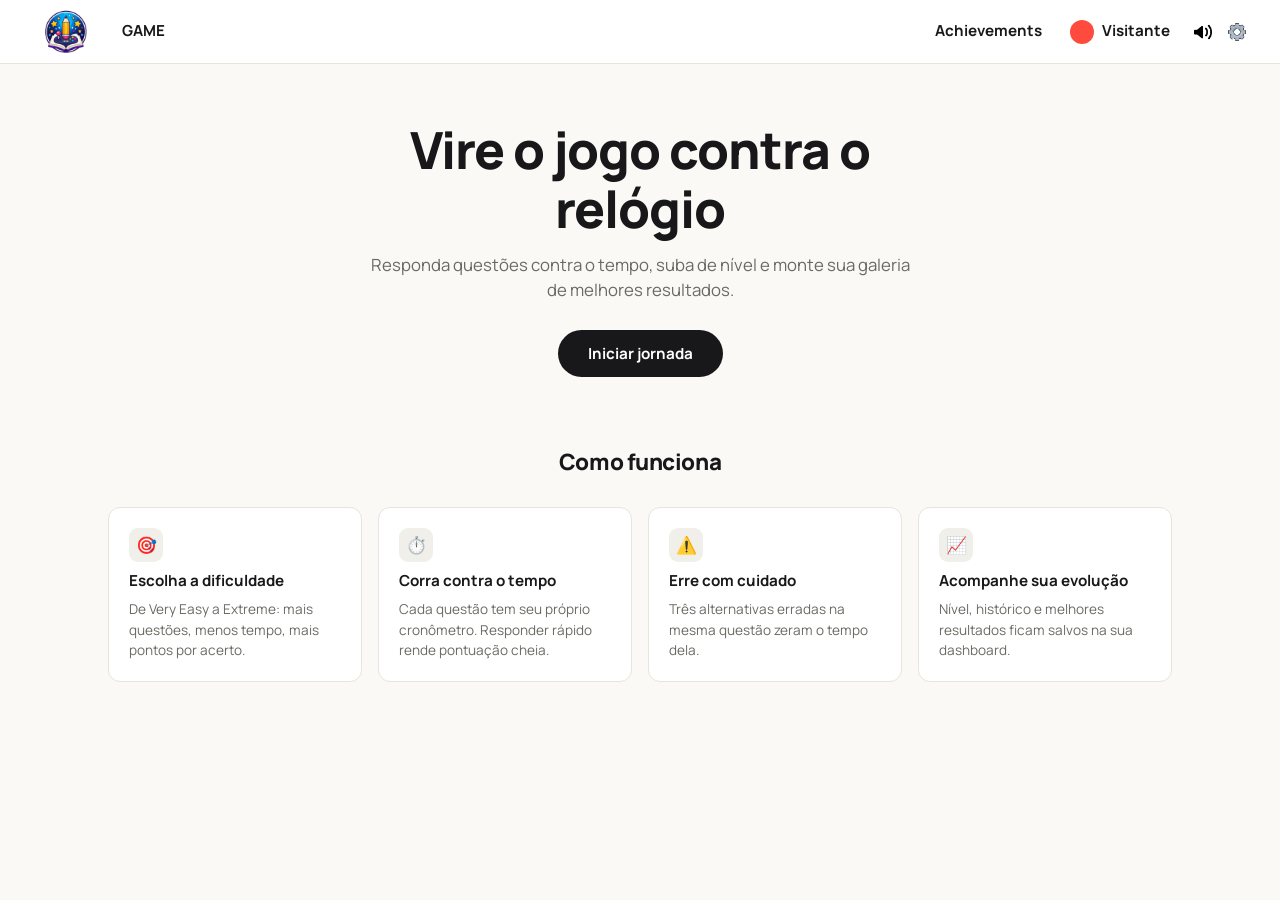
<file: index.html>
<!DOCTYPE html>
<html lang="pt-BR">
<head>
    <meta charset="UTF-8">
    <meta name="viewport" content="width=device-width, initial-scale=1.0">
    <title>GAME | Início</title>
    <link rel="preconnect" href="https://fonts.googleapis.com">
    <link href="https://fonts.googleapis.com/css2?family=Manrope:wght@400;500;600;700;800&display=swap" rel="stylesheet">
    <link rel="stylesheet" href="css/style.css">
</head>
<body>
    <nav class="navbar">
        <div class="nav-brand">
            <a href="index.html" class="nav-hover-item" title="Início">
                <img src="assets/img/Logo.png" class="nav-logo" alt="Logo">
            </a>
            <a href="game.html" class="nav-hover-item">
                GAME
            </a>
        </div>
        
        <div class="nav-actions">
            <a href="achievements.html" class="nav-hover-item">
                Achievements
            </a>

            <a href="dashboard.html" class="nav-hover-item">
                <span class="user-avatar-small" id="navAvatar"></span>
                <span id="navUserNome">User Name</span>
            </a>

            <div class="nav-volume">
                <img src="assets/img/audio.png" id="btnVolumeToggle" class="btn-volume-toggle" alt="Volume">
                <div id="volumeMenu" class="volume-menu">
                    <input type="range" id="volumeSlider" min="0" max="100" step="1" value="50" aria-label="Volume">
                    <span id="volumeValor">50%</span>
                </div>
            </div>

            <div class="nav-settings">
                <img src="assets/img/setting.png" id="btnSettingsToggle" class="btn-settings-toggle" alt="Configurações">
                <div id="settingsMenu" class="settings-menu">
                    <button id="btnRenomear" class="menu-item">Renomear</button>
                    <button id="btnDeletarSave" class="menu-item delete">Deletar Progresso</button>
                </div>
            </div>
        </div>
    </nav>

    <main>
        <section class="hero-section">
            <h1 class="hero-title">Vire o jogo contra o relógio</h1>
            <p>Responda questões contra o tempo, suba de nível e monte sua galeria de melhores resultados.</p>
            <button id="btnAbrirModal" class="btn-primary">Iniciar jornada</button>
        </section>

        <section>
            <h2 class="titulo-explicacao">Como funciona</h2>
            <div class="grid-explicacao">
                <div class="card-explicacao">
                    <span class="icon">🎯</span>
                    <h3>Escolha a dificuldade</h3>
                    <p>De Very Easy a Extreme: mais questões, menos tempo, mais pontos por acerto.</p>
                </div>
                <div class="card-explicacao">
                    <span class="icon">⏱️</span>
                    <h3>Corra contra o tempo</h3>
                    <p>Cada questão tem seu próprio cronômetro. Responder rápido rende pontuação cheia.</p>
                </div>
                <div class="card-explicacao">
                    <span class="icon">⚠️</span>
                    <h3>Erre com cuidado</h3>
                    <p>Três alternativas erradas na mesma questão zeram o tempo dela.</p>
                </div>
                <div class="card-explicacao">
                    <span class="icon">📈</span>
                    <h3>Acompanhe sua evolução</h3>
                    <p>Nível, histórico e melhores resultados ficam salvos na sua dashboard.</p>
                </div>
            </div>
        </section>
    </main>

    <div id="modalLogin" class="modal-overlay">
        <div class="modal-content">
            <h3>Digite seu Nome</h3>
            <input type="text" id="nomeUsuario" placeholder="Nome de jogador...">
            <button id="btnComecar" class="btn-primary">Entrar</button>
        </div>
    </div>

    <script src="js/sistema.js"></script>
    <script src="js/navegacao.js"></script>
    <script src="js/index.js"></script>
</body>
</html>
</file>
<file: css/style.css>
/* ==========================================================================
   RESET E TOKENS
   ========================================================================== */
* {
    margin: 0;
    padding: 0;
    box-sizing: border-box;
}

/* utilitário genérico pra esconder qualquer elemento via classe */
.oculto {
    display: none !important;
}

:root {
    /* base */
    --bg-lvl0: #faf9f5;
    --bg-lvl1: #ffffff;
    --bg-lvl2: #f1efe9;
    --border: #e7e4dc;

    /* texto */
    --ink: #18181b;
    --ink-soft: #6b6963;

    /* marca */
    --brand: #ff4b3e;      
    --brand-ink: #ffffff;
    --warning: #f2a93c;      
    --success: #1f9d63;    

    --radius-lg: 18px;
    --radius-md: 12px;
    --radius-sm: 8px;

    --font: 'Manrope', -apple-system, BlinkMacSystemFont, 'Segoe UI', sans-serif;
}

html {
    scroll-behavior: smooth;
}

body {
    font-family: var(--font);
    background-color: var(--bg-lvl0);
    color: var(--ink);
    min-height: 100vh;
    display: flex;
    flex-direction: column;
    line-height: 1.5;
    -webkit-font-smoothing: antialiased;
}

h1, h2, h3, h4 {
    font-weight: 800;
    letter-spacing: -0.02em;
    line-height: 1.15;
}

p {
    color: var(--ink-soft);
}

button {
    font-family: inherit;
}

:focus-visible {
    outline: 2px solid var(--ink);
    outline-offset: 3px;
}

@media (prefers-reduced-motion: reduce) {
    *, *::before, *::after {
        animation-duration: 0.001ms !important;
        transition-duration: 0.001ms !important;
        scroll-behavior: auto !important;
    }
}

/* ==========================================================================
   NAVBAR
   ========================================================================== */
.navbar {
    height: 64px;
    background-color: var(--bg-lvl1);
    border-bottom: 1px solid var(--border);
    display: flex;
    align-items: center;
    justify-content: space-between;
    padding: 0 28px;
}

.nav-brand {
    display: flex;
    align-items: center;
    gap: 4px;
}

.nav-hover-item {
    position: relative;
    display: flex;
    align-items: center;
    gap: 8px;
    padding: 8px 4px;
    margin: 0 10px;
    text-decoration: none;
    color: var(--ink);
    font-weight: 700;
    font-size: 0.95rem;
}

.nav-hover-item::after {
    content: '';
    position: absolute;
    left: 4px;
    right: 4px;
    bottom: 2px;
    height: 2px;
    background-color: var(--ink);
    transform: scaleX(0);
    transform-origin: left;
    transition: transform 0.2s ease;
}

.nav-hover-item:hover::after {
    transform: scaleX(1);
}

.nav-logo {
    height: 48px;
    width: auto;
    display: block;
}

.nav-actions {
    display: flex;
    align-items: center;
}

.user-avatar-small {
    width: 24px;
    height: 24px;
    background-color: var(--brand);
    background-size: cover;
    background-position: center;
    border-radius: 50%;
    display: inline-block;
}

/* Configurações */
.nav-settings {
    position: relative;
    display: flex;
    align-items: center;
    margin-left: 4px;
}

.btn-settings-toggle {
    width: 30px;
    height: 30px;
    padding: 6px;
    border-radius: var(--radius-sm);
    cursor: pointer;
    user-select: none;
    object-fit: contain;
    transition: transform 0.4s cubic-bezier(0.4, 0, 0.2, 1), background-color 0.2s ease;
}

.btn-settings-toggle:hover {
    transform: rotate(90deg);
    background-color: var(--bg-lvl2);
}

.settings-menu {
    display: none;
    position: absolute;
    right: 0;
    top: 130%;
    background-color: var(--bg-lvl1);
    border: 1px solid var(--border);
    border-radius: var(--radius-md);
    padding: 6px;
    box-shadow: 0 12px 28px -12px rgba(24, 24, 27, 0.18);
    min-width: 170px;
    z-index: 1000;
}

.menu-item {
    display: block;
    width: 100%;
    text-align: left;
    background: none;
    border: none;
    padding: 10px 12px;
    cursor: pointer;
    font-weight: 600;
    font-size: 0.88rem;
    color: var(--ink);
    border-radius: var(--radius-sm);
    transition: background-color 0.15s ease;
}

.menu-item:hover {
    background-color: var(--bg-lvl2);
}

.menu-item.delete {
    color: var(--brand);
}

/* Volume: ícone de som da navbar */
.nav-volume {
    position: relative;
    display: flex;
    align-items: center;
    margin-left: 4px;
}

.btn-volume-toggle {
    width: 30px;
    height: 30px;
    padding: 6px;
    border-radius: var(--radius-sm);
    cursor: pointer;
    user-select: none;
    object-fit: contain;
    transition: background-color 0.2s ease, opacity 0.2s ease;
}

.btn-volume-toggle:hover {
    background-color: var(--bg-lvl2);
}

/* volume em 0%: ícone apagado */
.btn-volume-toggle.mudo {
    opacity: 0.4;
}

.volume-menu {
    display: none;
    position: absolute;
    right: 0;
    top: 130%;
    align-items: center;
    gap: 12px;
    background-color: var(--bg-lvl1);
    border: 1px solid var(--border);
    border-radius: var(--radius-md);
    padding: 12px 16px;
    box-shadow: 0 12px 28px -12px rgba(24, 24, 27, 0.18);
    z-index: 1000;
}

.volume-menu input[type="range"] {
    width: 130px;
    accent-color: var(--ink);
    cursor: pointer;
}

.volume-menu span {
    min-width: 3.2em;
    text-align: right;
    font-size: 0.82rem;
    font-weight: 700;
    color: var(--ink);
}

/* ==========================================================================
   CONTAINER PRINCIPAL
   ========================================================================== */
main {
    flex: 1;
    padding: 56px 28px;
    max-width: 1120px;
    margin: 0 auto;
    width: 100%;
}

/* ==========================================================================
   TELA INDEX.HTML
   ========================================================================== */
.hero-section {
    text-align: center;
    max-width: 560px;
    margin: 0 auto 72px;
}

.hero-title {
    font-size: clamp(2.2rem, 5vw, 3.2rem);
    margin-bottom: 14px;
}

.hero-section > p {
    font-size: 1.05rem;
    margin-bottom: 28px;
}

.btn-primary {
    background-color: var(--ink);
    color: var(--bg-lvl1);
    border: none;
    padding: 13px 30px;
    font-size: 0.95rem;
    font-weight: 700;
    border-radius: 999px;
    cursor: pointer;
    transition: opacity 0.15s ease, transform 0.1s ease;
    text-decoration: none;
    display: inline-block;
}

.btn-primary:hover {
    opacity: 0.85;
}

.btn-primary:active {
    transform: scale(0.98);
}

.grid-explicacao {
    display: grid;
    grid-template-columns: repeat(4, 1fr);
    gap: 16px;
    margin-top: 32px;
}

.card-explicacao {
    background-color: var(--bg-lvl1);
    border: 1px solid var(--border);
    height: auto;
    min-height: 150px;
    border-radius: var(--radius-md);
    padding: 20px;
    display: flex;
    flex-direction: column;
    gap: 10px;
}

.card-explicacao .icon {
    width: 34px;
    height: 34px;
    border-radius: 9px;
    background-color: var(--bg-lvl2);
    display: flex;
    align-items: center;
    justify-content: center;
    font-size: 1.05rem;
}

.card-explicacao h3 {
    font-size: 0.95rem;
    font-weight: 700;
    letter-spacing: normal;
}

.card-explicacao p {
    font-size: 0.85rem;
    margin: 0;
}

.titulo-explicacao {
    text-align: center;
    font-size: 1.4rem;
    margin-top: 40px;
}

@media (max-width: 860px) {
    .grid-explicacao {
        grid-template-columns: repeat(2, 1fr);
    }
}

/* ==========================================================================
   TELA DASHBOARD.HTML
   ========================================================================== */
.dashboard-grid {
    display: grid;
    grid-template-columns: 2fr 1fr;
    gap: 20px;
}

.profile-card {
    background: var(--ink);
    color: var(--bg-lvl1);
    border-radius: var(--radius-lg);
    padding: 26px;
    display: flex;
    align-items: center;
    gap: 24px;
    margin-bottom: 20px;
    grid-column: 1 / -1;
}

.profile-avatar-wrap {
    position: relative;
    flex-shrink: 0;
}

.profile-avatar-large {
    width: 72px;
    height: 72px;
    background-color: var(--warning);
    background-size: cover;
    background-position: center;
    border-radius: 50%;
    cursor: pointer;
    border: none;
    padding: 0;
    display: block;
}

.profile-avatar-editar {
    position: absolute;
    bottom: -2px;
    right: -2px;
    width: 26px;
    height: 26px;
    border-radius: 50%;
    background: var(--warning);
    border: 2px solid var(--ink);
    color: var(--ink);
    display: flex;
    align-items: center;
    justify-content: center;
    font-size: 0.8rem;
    line-height: 1;
    cursor: pointer;
    padding: 0;
}

.input-arquivo-oculto {
    display: none;
}


.profile-info {
    flex: 1;
    min-width: 0;
}

.profile-info__topo {
    display: flex;
    align-items: baseline;
    gap: 12px;
    flex-wrap: wrap;
    margin-bottom: 12px;
}

.profile-info__topo h2 {
    font-size: 1.3rem;
    color: var(--bg-lvl1);
    margin: 0;
}

.profile-nivel {
    font-size: 1.3rem;
    font-weight: 800;
    color: var(--warning);
}

.profile-barra-xp {
    height: 8px;
    max-width: 420px;
    background: rgba(255, 255, 255, 0.14);
    border-radius: 999px;
    overflow: hidden;
}

.profile-barra-xp__preenchimento {
    height: 100%;
    background: linear-gradient(90deg, var(--warning), #ff9f4d);
    border-radius: 999px;
    transition: width 0.4s ease;
}

.profile-xp-texto {
    font-size: 0.85rem;
    font-weight: 700;
    color: rgba(255, 255, 255, 0.8);
    margin: 8px 0 4px;
}

.profile-destaques {
    flex: 1;
    min-width: 0;
    padding-left: 24px;
    border-left: 1px solid rgba(255, 255, 255, 0.12);
}

.profile-destaques__cabecalho {
    display: flex;
    align-items: center;
    justify-content: space-between;
    margin-bottom: 14px;
    font-size: 0.78rem;
    font-weight: 700;
    color: rgba(255, 255, 255, 0.55);
    text-transform: uppercase;
    letter-spacing: 0.04em;
}

.link-claro {
    color: var(--warning);
    text-decoration: underline;
    text-underline-offset: 2px;
    font-size: 0.78rem;
    font-weight: 700;
    text-transform: none;
    letter-spacing: normal;
}

.profile-destaques__grade {
    display: flex;
    gap: 12px;
    flex-wrap: wrap;
    align-items: center;
    min-height: 56px;
}

.profile-destaques__vazio {
    font-size: 0.85rem;
    color: rgba(255, 255, 255, 0.4);
}

.medalha {
    width: 56px;
    height: 56px;
    border-radius: 14px;
    display: flex;
    align-items: center;
    justify-content: center;
    font-size: 1.7rem;
    background: rgba(255, 255, 255, 0.06);
    border: 2px solid rgba(255, 255, 255, 0.14);
    flex-shrink: 0;
}

.btn-play-dash {
    flex-shrink: 0;
    background-color: var(--warning);
    color: var(--ink);
}

/* efeito visual crescente por dificuldade */
.medalha[data-categoria="geral"] {
    border-color: #8b7bff;
    box-shadow: 0 0 0 1px rgba(139, 123, 255, 0.25);
}
.medalha[data-categoria="very-easy"] {
    border-color: rgba(255, 255, 255, 0.18);
}
.medalha[data-categoria="easy"] {
    border-color: var(--materia-natureza, #34d399);
}
.medalha[data-categoria="normal"] {
    border-color: var(--materia-matematica, #4c8dff);
    box-shadow: 0 0 10px -2px rgba(76, 141, 255, 0.5);
}
.medalha[data-categoria="hard"] {
    border-color: #ff9f4d;
    box-shadow: 0 0 14px -2px rgba(255, 159, 77, 0.65);
}
.medalha[data-categoria="extreme"] {
    border-color: var(--warning);
    background: linear-gradient(135deg, rgba(255, 197, 61, 0.22), rgba(255, 159, 77, 0.08));
    box-shadow: 0 0 18px -1px rgba(255, 197, 61, 0.75);
}

.dashboard-sections-grid {
    display: grid;
    grid-template-columns: 1fr 1fr;
    gap: 16px;
    grid-column: 1 / -1;
}

.section-box {
    background: var(--bg-lvl1);
    border: 1px solid var(--border);
    border-radius: var(--radius-lg);
    padding: 22px;
}

.section-box h3 {
    margin-bottom: 16px;
    font-size: 0.85rem;
    font-weight: 700;
    color: var(--ink-soft);
}

/* ==========================================================================
   CARDS DE HISTÓRICO
   ========================================================================== */
.history-list {
    display: flex;
    flex-direction: column;
    gap: 10px;
}

.history-card {
    background-color: var(--bg-lvl0);
    border: 1px solid var(--border);
    border-radius: var(--radius-sm);
    padding: 14px 18px;
    display: flex;
    justify-content: space-between;
    align-items: center;
}

.history-info {
    display: flex;
    flex-direction: column;
    gap: 3px;
}

.history-date {
    font-size: 0.75rem;
    color: var(--ink-soft);
    font-weight: 500;
}

.history-diff {
    font-size: 0.92rem;
    font-weight: 700;
}

.history-subject {
    font-size: 0.82rem;
    color: var(--ink-soft);
}

.history-points {
    font-size: 1.8rem;
    font-weight: 800;
    color: var(--warning);
    line-height: 1;
}

/* ==========================================================================
   ACHIEVEMENTS / CONQUISTAS
   ========================================================================== */
.achievements-header {
    display: flex;
    justify-content: space-between;
    align-items: center;
    margin-bottom: 14px;
}

.btn-link {
    color: var(--ink);
    text-decoration: underline;
    text-underline-offset: 3px;
    font-size: 0.82rem;
    font-weight: 700;
}

.btn-link:hover {
    color: var(--brand);
}

.achievements-unlocked-grid {
    display: flex;
    flex-wrap: wrap;
    gap: 10px;
}

.achievement-badge {
    width: 48px;
    height: 48px;
    background-color: var(--bg-lvl1);
    border-radius: var(--radius-sm);
    display: flex;
    align-items: center;
    justify-content: center;
    font-size: 1.3rem;
    border: 2px solid var(--success);
}

.conquistas-grid {
    display: grid;
    grid-template-columns: repeat(auto-fill, minmax(280px, 1fr));
    gap: 14px;
    margin-top: 20px;
}

.card-conquista {
    background-color: var(--bg-lvl1);
    border: 1px solid var(--border);
    border-radius: var(--radius-md);
    padding: 16px;
    display: flex;
    align-items: center;
    gap: 16px;
    opacity: 0.55;
    transition: opacity 0.15s ease, border-color 0.15s ease;
}

.card-conquista.unlocked {
    opacity: 1;
    border-color: var(--success);
}

.card-conquista .icon {
    font-size: 1.9rem;
    background-color: var(--bg-lvl2);
    padding: 12px;
    border-radius: var(--radius-sm);
    flex-shrink: 0;
}

.card-conquista .info h4 {
    font-size: 0.95rem;
    margin-bottom: 3px;
}

.card-conquista .info p {
    font-size: 0.82rem;
    margin: 0;
}

.card-conquista .status-tag {
    display: inline-block;
    margin-top: 6px;
    font-size: 0.72rem;
    font-weight: 700;
}

.card-conquista.unlocked .status-tag { color: var(--success); }
.card-conquista:not(.unlocked) .status-tag { color: var(--ink-soft); }

/* efeito visual crescente conforme a dificuldade */
.card-conquista.unlocked[data-categoria="geral"] {
    border-color: #8b7bff;
    box-shadow: 0 0 0 1px rgba(139, 123, 255, 0.15);
}
.card-conquista.unlocked[data-categoria="very-easy"] {
    border-color: var(--border);
}
.card-conquista.unlocked[data-categoria="easy"] {
    border-color: #34d399;
}
.card-conquista.unlocked[data-categoria="normal"] {
    border-color: #4c8dff;
    box-shadow: 0 0 12px -4px rgba(76, 141, 255, 0.45);
}
.card-conquista.unlocked[data-categoria="hard"] {
    border-color: var(--brand);
    box-shadow: 0 0 14px -3px rgba(255, 75, 62, 0.5);
}
.card-conquista.unlocked[data-categoria="extreme"] {
    border-color: var(--warning);
    background: linear-gradient(135deg, rgba(255, 197, 61, 0.12), rgba(255, 159, 77, 0.03));
    box-shadow: 0 0 18px -2px rgba(255, 197, 61, 0.6);
}

.card-conquista .rodape {
    display: flex;
    align-items: center;
    justify-content: space-between;
    gap: 8px;
    margin-top: 6px;
}

.btn-fixar {
    flex-shrink: 0;
    background: none;
    border: 1.5px solid var(--border);
    color: var(--ink-soft);
    font-size: 0.72rem;
    font-weight: 700;
    padding: 5px 12px;
    border-radius: 999px;
    cursor: pointer;
}

.btn-fixar:hover {
    border-color: var(--ink);
    color: var(--ink);
}

.btn-fixar.fixada {
    background: var(--warning);
    border-color: var(--warning);
    color: var(--ink);
}

.conquistas-categoria {
    margin-top: 36px;
}

.conquistas-categoria h2 {
    font-size: 1.05rem;
    margin-bottom: 4px;
}

.conquistas-categoria .contagem-categoria {
    font-size: 0.8rem;
    color: var(--ink-soft);
    margin-bottom: 12px;
}

.aviso-fixar {
    font-size: 0.85rem;
    color: var(--brand);
    font-weight: 600;
    min-height: 1.2em;
    margin-top: 10px;
}

/* ==========================================================================
   MODAL DE LOGIN
   ========================================================================== */
.modal-overlay {
    position: fixed;
    top: 0;
    left: 0;
    width: 100%;
    height: 100%;
    background: rgba(24, 24, 27, 0.5);
    display: none;
    align-items: center;
    justify-content: center;
    z-index: 2000;
}

.modal-content {
    background: var(--bg-lvl1);
    padding: 30px;
    border-radius: var(--radius-lg);
    width: 340px;
    display: flex;
    flex-direction: column;
    gap: 14px;
}

.modal-content h3 {
    font-size: 1.1rem;
}

.modal-content input {
    padding: 12px 14px;
    border: 1.5px solid var(--border);
    border-radius: var(--radius-sm);
    font-size: 0.95rem;
    font-family: inherit;
}

.modal-content input:focus {
    border-color: var(--ink);
    outline: none;
}

.medalha[data-categoria="nivel"] {
    border-color: #e879f9;
    box-shadow: 0 0 12px -2px rgba(232, 121, 249, 0.55);
}
.card-conquista.unlocked[data-categoria="nivel"] {
    border-color: #e879f9;
    box-shadow: 0 0 12px -4px rgba(232, 121, 249, 0.5);
}
</file>
<file: css/game.css>
/* =========================================================================
   game.css — telas dentro de game.html
   ========================================================================= */

.tela-jogo-wrap {
    max-width: 1040px;
}

/* --------------------------------------------------------------------
   Setup: escolha de dificuldade + matéria
   -------------------------------------------------------------------- */
.setup-titulo {
    text-align: center;
    margin-bottom: 6px;
}

.setup-subtitulo {
    text-align: center;
    max-width: 46ch;
    margin: 0 auto 34px;
}

.setup-grid {
    display: grid;
    grid-template-columns: 1fr 1fr;
    gap: 16px;
}

@media (max-width: 760px) {
    .setup-grid { grid-template-columns: 1fr; }
}

.setup-coluna h2 {
    font-size: 1.05rem;
    margin-bottom: 4px;
}

.setup-coluna .dica {
    font-size: 0.82rem;
    margin-bottom: 16px;
}

.lista-opcoes {
    display: flex;
    flex-direction: column;
    gap: 10px;
}

.opcao-btn {
    display: flex;
    align-items: center;
    justify-content: space-between;
    gap: 12px;
    width: 100%;
    text-align: left;
    padding: 14px 16px;
    border-radius: var(--radius-sm);
    border: 1.5px solid var(--border);
    background: var(--bg-lvl0);
    color: var(--ink);
    cursor: pointer;
    transition: border-color 0.15s ease, background 0.15s ease;
}

.opcao-btn:hover:not(:disabled) { border-color: var(--ink); }
.opcao-btn:disabled { opacity: 0.4; cursor: not-allowed; }

.opcao-btn.selecionada {
    border-color: var(--warning);
    background: rgba(242, 169, 60, 0.12);
}

.opcao-nome {
    font-weight: 700;
    font-size: 0.95rem;
}

.opcao-detalhe {
    display: block;
    font-size: 0.78rem;
    color: var(--ink-soft);
}

.opcao-badge {
    font-size: 0.72rem;
    font-weight: 700;
    padding: 4px 9px;
    border-radius: 999px;
    background: var(--bg-lvl2);
    color: var(--ink-soft);
    white-space: nowrap;
}

.opcao-btn.selecionada .opcao-badge {
    background: var(--warning);
    color: var(--ink);
}

.setup-rodape {
    margin-top: 24px;
    display: flex;
    justify-content: center;
}

.setup-aviso {
    text-align: center;
    font-size: 0.82rem;
    color: var(--brand);
    min-height: 1.2em;
    margin-top: 14px;
}

/* modo livre / debug: fica discreto, encostado no rodapé da seleção,
   pra não competir visualmente com o fluxo normal de jogar */
.setup-debug-gatilho {
    margin-top: 48px;
    padding-top: 16px;
    border-top: 1px solid var(--border);
    text-align: right;
}

.setup-debug-gatilho button {
    background: none;
    border: none;
    color: var(--ink-soft);
    font-size: 0.8rem;
    cursor: pointer;
    padding: 4px 0;
}

.setup-debug-gatilho button:hover {
    color: var(--ink);
    text-decoration: underline;
}

.setup-debug-painel {
    margin-top: 12px;
    padding: 16px;
    border: 1px dashed var(--border);
    border-radius: var(--radius-sm);
    background: var(--bg-lvl0);
}

.setup-debug-painel__linha {
    display: flex;
    align-items: flex-end;
    gap: 12px;
    flex-wrap: wrap;
}

.setup-debug-painel__linha label {
    display: block;
    font-size: 0.72rem;
    font-weight: 700;
    color: var(--ink-soft);
    margin-bottom: 4px;
}

.setup-debug-painel__linha select {
    padding: 9px 10px;
    border-radius: var(--radius-sm);
    border: 1.5px solid var(--border);
    background: var(--bg-lvl1);
    color: var(--ink);
    font-family: inherit;
    font-size: 0.85rem;
    min-width: 150px;
}

.setup-debug-painel .dica {
    margin: 12px 0 0;
}

.badge-debug {
    font-size: 0.72rem;
    font-weight: 700;
    color: var(--brand);
    background: rgba(255, 75, 62, 0.1);
    border: 1px solid var(--brand);
    padding: 5px 10px;
    border-radius: 999px;
    white-space: nowrap;
}

.btn-secundario {
    background: none;
    border: 1.5px solid var(--border);
    color: var(--ink);
    font-size: 0.85rem;
    font-weight: 700;
    padding: 10px 20px;
    border-radius: 999px;
    cursor: pointer;
}

.btn-secundario:hover {
    border-color: var(--ink);
}

/* --------------------------------------------------------------------
   Jogo: cabeçalho de progresso + questão + alternativas
   -------------------------------------------------------------------- */
.jogo-header {
    display: flex;
    align-items: center;
    justify-content: space-between;
    gap: 16px;
    margin-bottom: 20px;
    flex-wrap: wrap;
}

.progresso-jogo {
    flex: 1;
    min-width: 160px;
}

.progresso-texto {
    font-weight: 700;
    font-size: 0.85rem;
    margin-bottom: 6px;
}

.barra-progresso {
    height: 6px;
    background: var(--bg-lvl2);
    border-radius: 999px;
    overflow: hidden;
}

.barra-progresso-preenchimento {
    height: 100%;
    background: var(--ink);
    border-radius: 999px;
    transition: width 0.3s ease;
}

.metricas-jogo {
    display: flex;
    gap: 10px;
}

.metrica-item {
    padding: 10px 16px;
    border-radius: var(--radius-sm);
    border: 1px solid var(--border);
    background: var(--bg-lvl1);
    text-align: center;
    min-width: 74px;
}

.metrica-valor {
    font-weight: 800;
    font-size: 1.1rem;
    line-height: 1;
}

.metrica-label {
    font-size: 0.65rem;
    color: var(--ink-soft);
    margin-top: 4px;
}

.metrica-tempo .metrica-valor { color: var(--ink); }
.metrica-tempo.metrica-critica .metrica-valor { color: var(--brand); }
.metrica-pontos .metrica-valor { color: var(--warning); }

.questao-card {
    background: var(--bg-lvl1);
    border: 1px solid var(--border);
    border-radius: var(--radius-lg);
    padding: clamp(24px, 5vw, 40px);
    margin-bottom: 20px;
}

.questao-tag {
    display: block;
    font-size: 0.78rem;
    font-weight: 600;
    color: var(--ink-soft);
    letter-spacing: 0.01em;
    margin-bottom: 22px;
    line-height: 1.5;
}

.questao-tag .separador {
    margin: 0 6px;
    color: var(--border);
}

.questao-tag .destaque {
    color: var(--ink);
    font-weight: 700;
}

/* corpo do texto */
.questao-contexto {
    max-width: 68ch;
}

.questao-contexto p {
    font-size: 1rem;
    line-height: 1.75;
    color: var(--ink-soft);
    margin: 0 0 18px;
}

.questao-contexto p:last-child {
    margin-bottom: 0;
}

.questao-fonte {
    font-size: 0.85rem;
    font-style: italic;
    color: var(--ink-soft);
    margin-top: 4px !important;
}

/* pergunta */
.questao-pergunta {
    font-size: 1.05rem;
    font-weight: 700;
    color: var(--ink);
    line-height: 1.6;
    max-width: 68ch;
    margin: 24px 0 0;
    padding-top: 20px;
    border-top: 1px solid var(--border);
}

.questao-imagem {
    display: block;
    margin: 20px 0;
    border-radius: var(--radius-sm);
    border: 1px solid var(--border);
    max-width: 68ch;
}


.alternativas-grid {
    display: grid;
    grid-template-columns: 1fr 1fr;
    gap: 12px;
}

@media (max-width: 620px) {
    .alternativas-grid { grid-template-columns: 1fr; }
}

.alternativa-btn {
    display: flex;
    align-items: flex-start;
    gap: 12px;
    text-align: left;
    padding: 15px;
    border-radius: var(--radius-sm);
    border: 1.5px solid var(--border);
    background: var(--bg-lvl1);
    color: var(--ink);
    cursor: pointer;
    transition: border-color 0.15s ease, background 0.15s ease;
}

.alternativa-btn:hover:not(:disabled) { border-color: var(--ink); }
.alternativa-btn:disabled { cursor: not-allowed; }

.btn-confirmar-grade {
    display: flex;
    align-items: center;
    justify-content: center;
    padding: 15px;
    border-radius: var(--radius-sm);
    border: none;
    background: var(--ink);
    color: var(--bg-lvl1);
    font-size: 0.95rem;
    font-weight: 700;
    cursor: pointer;
    transition: opacity 0.15s ease;
}

.btn-confirmar-grade:hover:not(:disabled) { opacity: 0.88; }
.btn-confirmar-grade:disabled { opacity: 0.4; cursor: not-allowed; }

.alternativa-letra {
    flex-shrink: 0;
    width: 26px;
    height: 26px;
    border-radius: 7px;
    background: var(--bg-lvl2);
    display: flex;
    align-items: center;
    justify-content: center;
    font-weight: 700;
    font-size: 0.82rem;
}

.alternativa-texto {
    font-size: 0.9rem;
}

.alternativa-btn.selecionada { border-color: var(--ink); background: var(--bg-lvl2); }
.alternativa-btn.correta { border-color: var(--success); background: rgba(31, 157, 99, 0.1); }
.alternativa-btn.errada { border-color: var(--brand); background: rgba(255, 75, 62, 0.08); }
.alternativa-btn.desabilitada { opacity: 0.45; }

.jogo-footer {
    display: flex;
    align-items: center;
    justify-content: space-between;
    gap: 16px;
    flex-wrap: wrap;
    margin-top: 20px;
}

.feedback-jogo {
    font-size: 0.85rem;
    font-weight: 600;
    min-height: 1.4em;
}

.feedback-jogo.erro { color: var(--brand); }
.feedback-jogo.sucesso { color: var(--success); }

/* --------------------------------------------------------------------
   Resultado final
   -------------------------------------------------------------------- */
.resultado-card {
    background: var(--bg-lvl1);
    border: 1px solid var(--border);
    border-radius: var(--radius-lg);
    text-align: center;
    padding: clamp(30px, 6vw, 48px);
}

.resultado-pontos {
    font-weight: 800;
    font-size: clamp(2.4rem, 8vw, 3.6rem);
    color: var(--warning);
    line-height: 1;
    margin: 6px 0 2px;
}

.resultado-stats {
    display: flex;
    justify-content: center;
    gap: 28px;
    margin: 24px 0 28px;
    flex-wrap: wrap;
}

.resultado-stat-valor {
    font-weight: 700;
    font-size: 1.25rem;
}

.resultado-stat-label {
    font-size: 0.75rem;
    color: var(--ink-soft);
}

.resultado-acoes {
    display: flex;
    justify-content: center;
    gap: 14px;
    flex-wrap: wrap;
}

/* recuo de início de parágrafo */
.questao-contexto .recuo { display: inline-block; width: 2em; }
.questao-contexto.sem-recuo .recuo { display: none; }

/* título dentro do texto de apoio: <titulo>…</titulo> (maior e em negrito) */
.questao-contexto titulo { font-weight: 800; font-size: 1.2em; }
</file>
